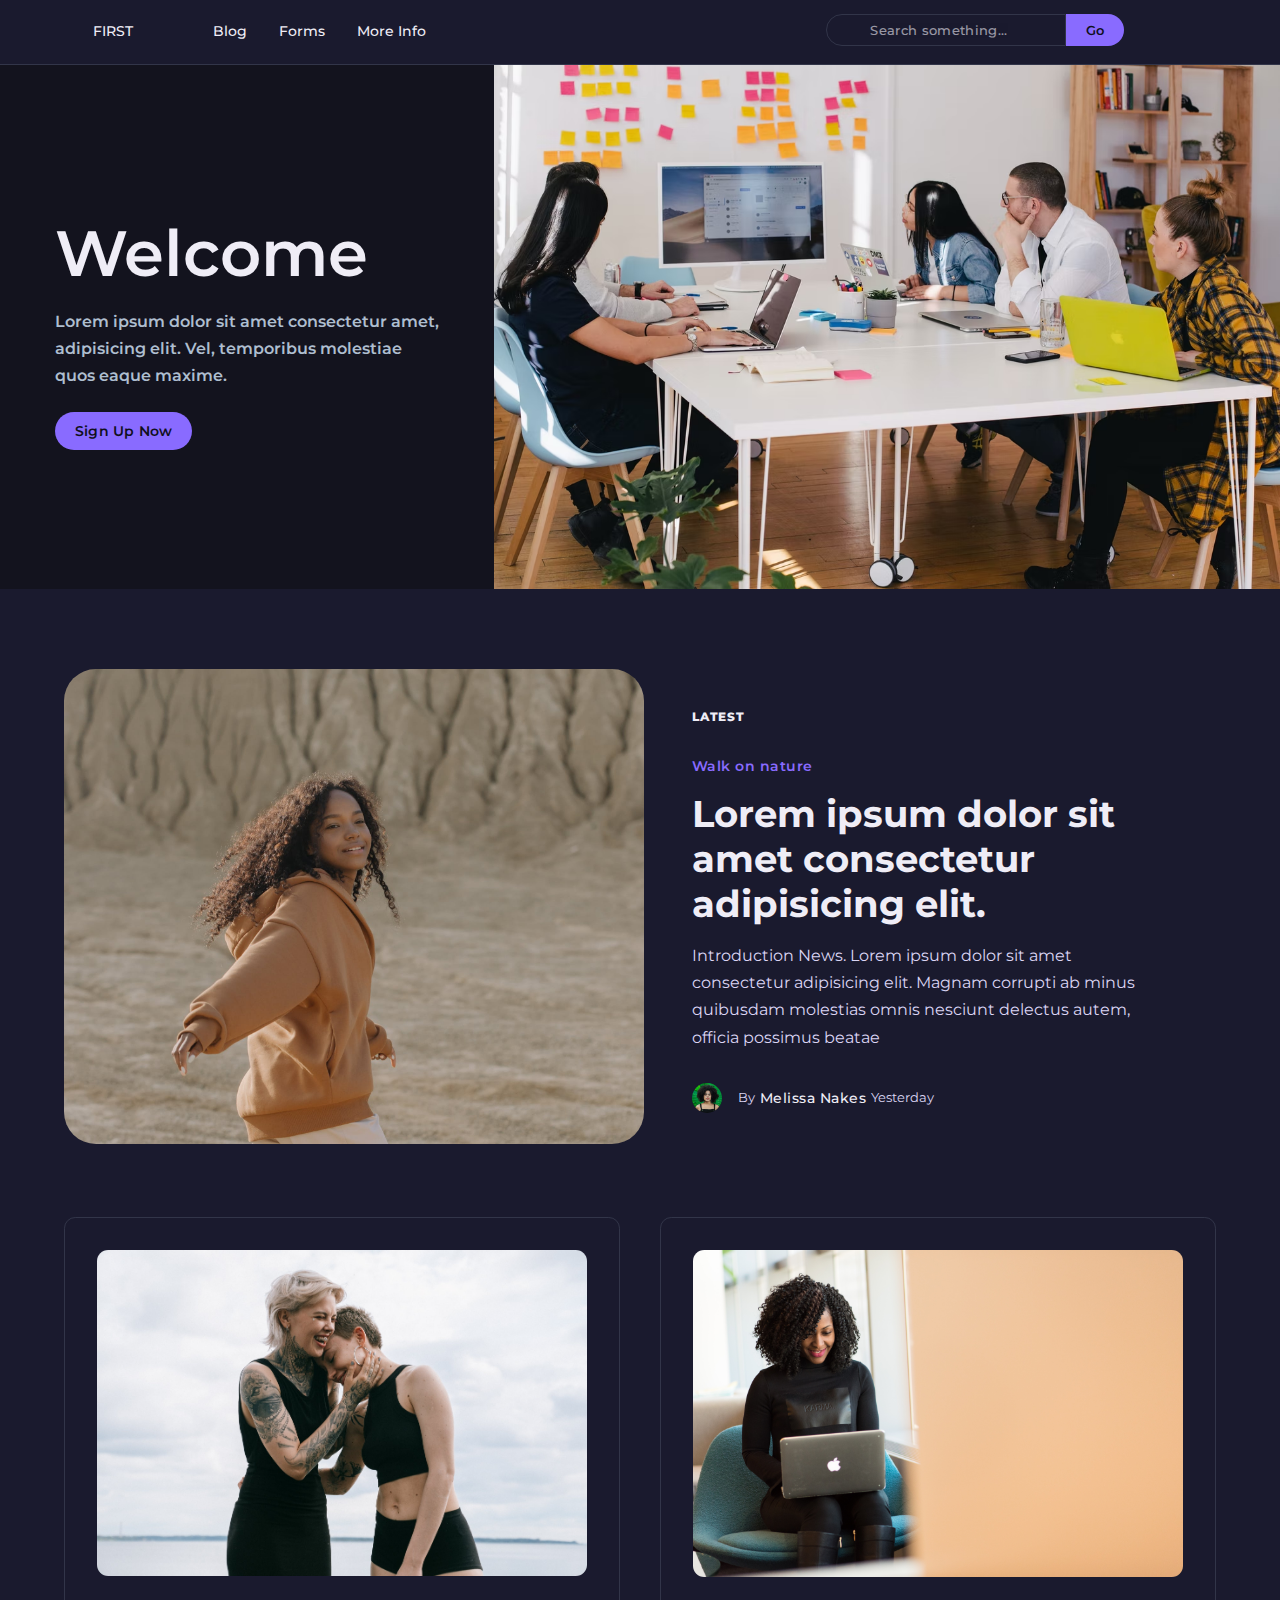
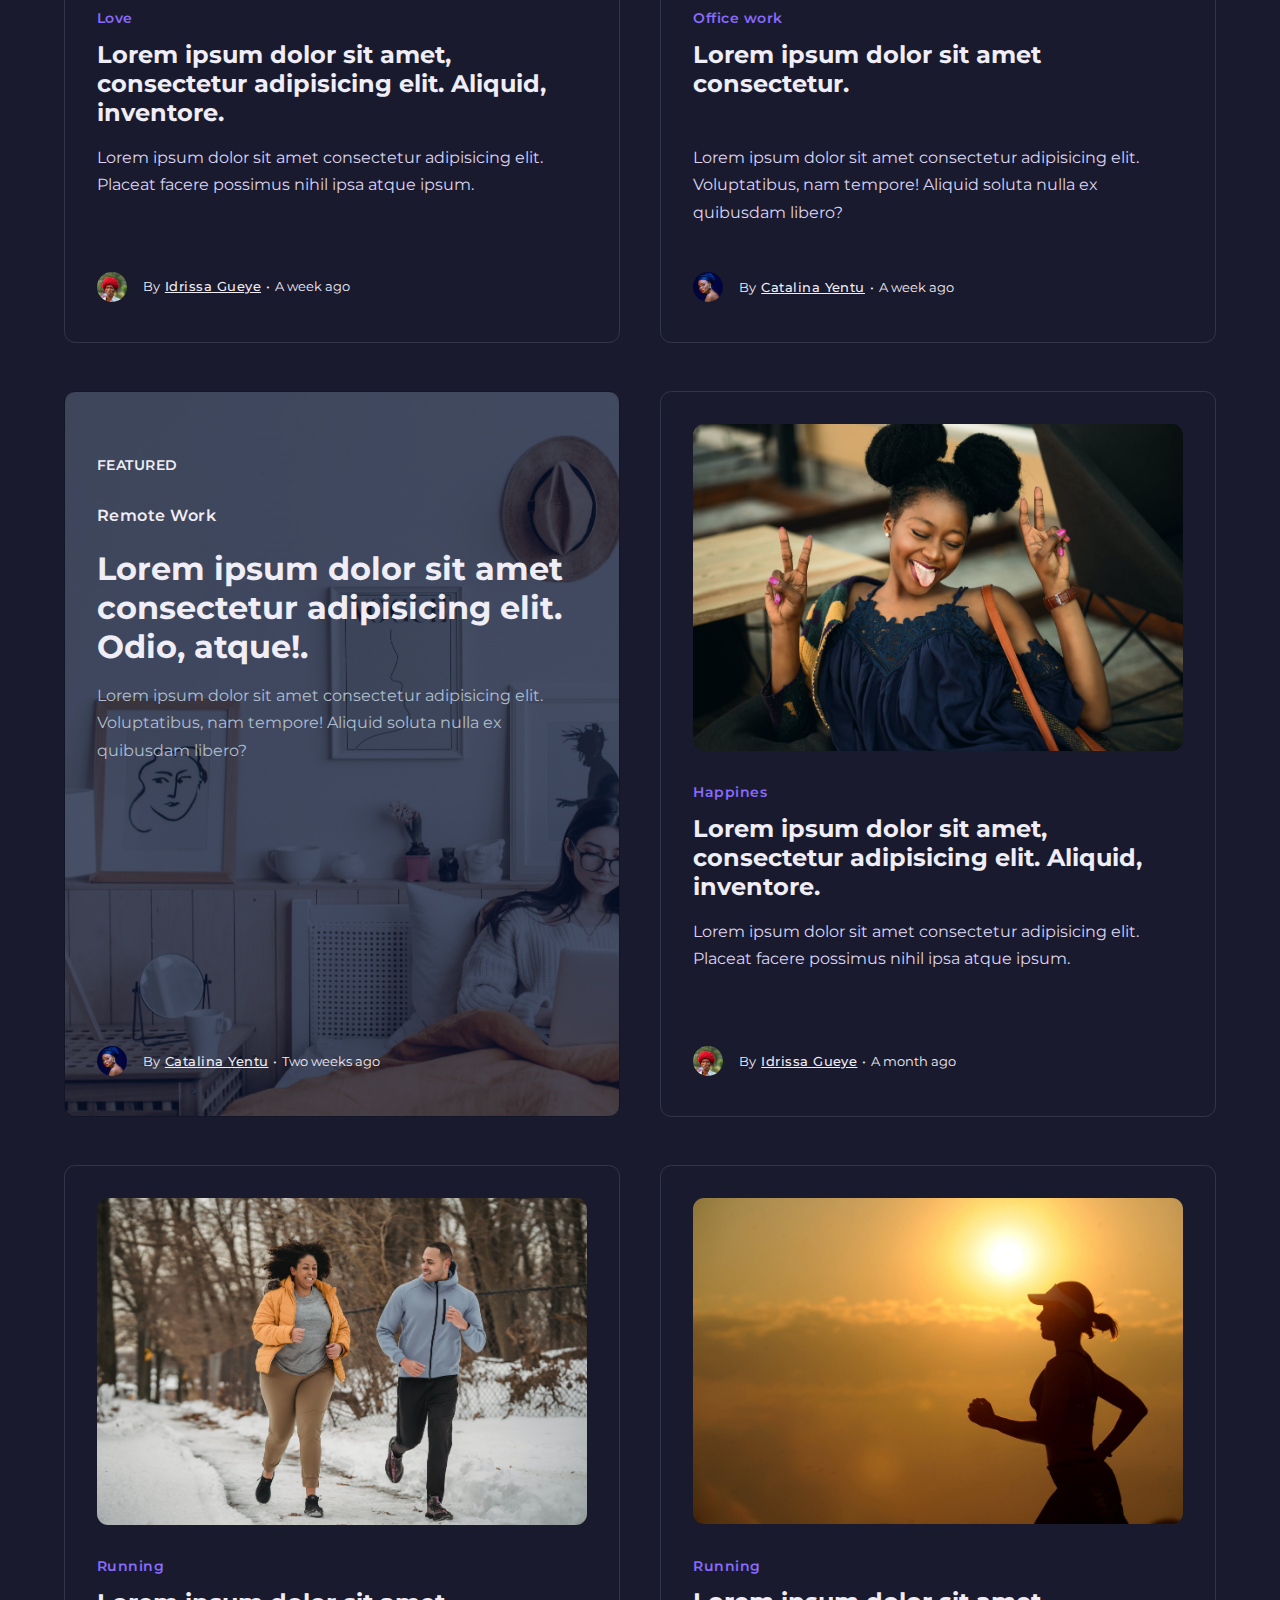
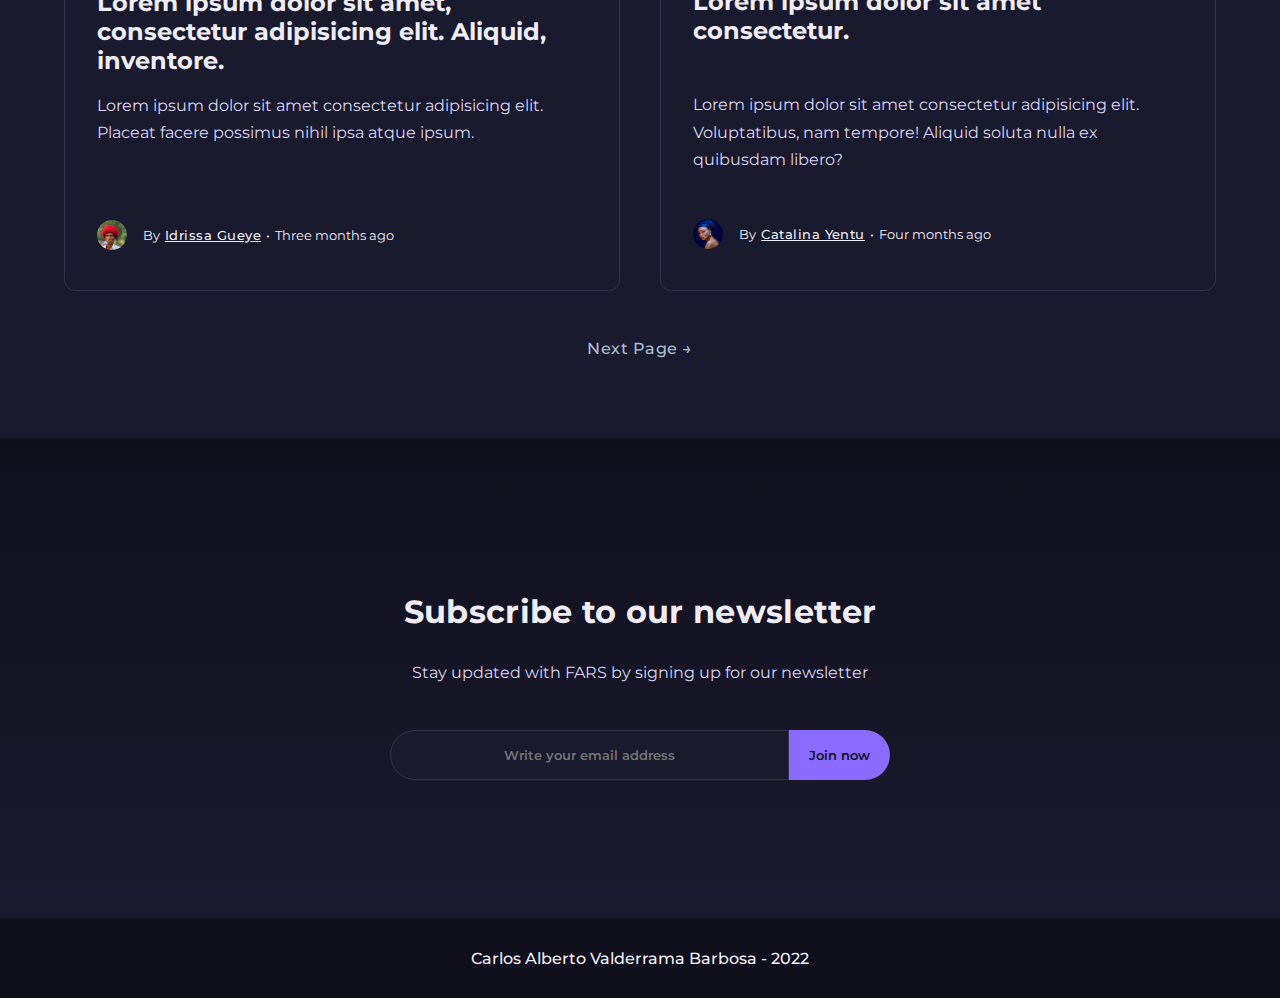
<file: index.html>
<!DOCTYPE html>
<html lang="en">

<head>
    <link rel="stylesheet" href="styles.css">
    <meta charset="UTF-8">
    <meta http-equiv="X-UA-Compatible" content="IE=edge">
    <meta name="viewport" content="width=device-width, initial-scale=1.0">
    <link
        href="https://fonts.googleapis.com/css2?family=Montserrat:ital,wght@0,100;0,200;0,300;0,400;0,500;0,600;0,700;0,800;0,900;1,100;1,200;1,300;1,400;1,500;1,600;1,700;1,800;1,900&display=swap"
        rel="stylesheet">
    <title>Firts</title>
</head>

<!--Start Nav Bar-->

<body>
    <header class="nav-var">
        <ul class="list-nav">
            <li id="logo"><a href="#">FIRST</a></li>
            <li><a href="#">Blog</a></li>
            <li><a href="#">Forms</a></li>
            <li><a href="#">More Info</a></li>
            <form class="form-nav">
                <input type="search" required placeholder="Search something...">
                <button type="submit" value="Ir">Go</button>
            </form>
        </ul>
    </header>

    <!--Start Cover Page-->
    <main>
        <section class="cover-page">
            <!--Text Cover Page-->
            <div class="text-cover-page">
                <article>
                    <h2>Welcome</h2>
                    <p>Lorem ipsum dolor sit amet consectetur amet,
                        adipisicing elit. Vel, temporibus molestiae
                        quos eaque maxime.</p>
                    <a href="#">Sign Up Now</a>
                </article>
            </div>
            <!--IMG Cover Page-->
            <div class="img-cover">
                <img src="Media/1-cover-page.avif"
                    alt="Working on unsplash">
            </div>
        </section>

        <!--Start section NEWS-->
        <section class="news-container">

            <div class="big-news">
                <img src="Media/2-big-new.jpeg"
                    alt="" class="img-big-news">
                <div class="text-big-news">
                    <span>LATEST</span>
                    <a href="#"> Walk on nature</a>
                    <h2>Lorem ipsum dolor sit amet consectetur adipisicing elit.</h2>
                    <p>Introduction News. Lorem ipsum dolor sit amet consectetur adipisicing elit. Magnam corrupti
                        ab minus quibusdam molestias omnis nesciunt delectus autem, officia possimus beatae
                    </p>
                    <div class="writter-info">
                        <img src="Media/Melissa-Nakes.jpeg"
                            alt="Mini-photo-writer">
                        <p>By</p>
                        <a href="#">Melissa Nakes</a>
                        <p>Yesterday</p>
                    </div>
                </div>
            </div>

            <div class="little-news">
                <div class="individual-new">
                    <img class="img-little-news"
                        src="Media/3-little-new-1.jpeg"
                        alt="">
                    <div>
                        <div class="text-little-news">
                            <a href="#">Love</a>
                            <h2>Lorem ipsum dolor sit amet, consectetur adipisicing elit. Aliquid, inventore.</h2>
                            <p>Lorem ipsum dolor sit amet consectetur adipisicing elit. Placeat facere possimus nihil
                                ipsa
                                atque
                                ipsum.</p>
                        </div>
                        <div class="writter-info">
                            <img src="Media/Idrissa-Gueye.jpeg"
                                alt="Mini-photo-writter">
                            <p>By</p>
                            <a href="#">Idrissa Gueye</a>
                            <p><span>•</span> </p>
                            <p>A week ago</p>
                        </div>
                    </div>
                </div>

                <div class="individual-new">
                    <img class="img-little-news"
                        src="Media/4-little-new-2.jpg"
                        alt="">
                    <div>
                        <div class="text-little-news">
                            <a href="#">Office work</a>
                            <h2>Lorem ipsum dolor sit amet consectetur.</h2>
                            <p>Lorem ipsum dolor sit amet consectetur adipisicing elit. Voluptatibus, nam tempore!
                                Aliquid soluta nulla ex quibusdam libero?</p>
                        </div>

                        <div class="writter-info">
                            <img src="Media/Catalina-Yentu.jpeg"
                                alt="Mini-photo-writter">
                            <p>By</p>
                            <a href="#">Catalina Yentu</a>
                            <p><span>•</span> </p>
                            <p>A week ago</p>
                        </div>
                    </div>
                </div>
            </div>

            <div class="little-news">
                <div class="special-new">
                    <div class="text-special-news">
                        <a class="special-category-link" href="#">FEATURED</a>
                        <a href="#">Remote Work</a>
                        <h2>Lorem ipsum dolor sit amet consectetur adipisicing elit. Odio, atque!.</h2>
                        <p>Lorem ipsum dolor sit amet consectetur adipisicing elit. Voluptatibus, nam tempore!
                            Aliquid soluta nulla ex quibusdam libero?</p>
                    </div>
                    <div class="writter-info">
                        <img src="Media/Catalina-Yentu.jpeg"
                            alt="Mini-photo-writter">
                        <p>By</p>
                        <a href="#">Catalina Yentu</a>
                        <p><span>•</span> </p>
                        <p>Two weeks ago</p>
                    </div>
                </div>

                <div class="individual-new">
                    <img class="img-little-news"
                        src="Media/6-little-new-3.jpeg"
                        alt="">
                    <div>
                        <div class="text-little-news">
                            <a href="#">Happines</a>
                            <h2>Lorem ipsum dolor sit amet, consectetur adipisicing elit. Aliquid, inventore.</h2>
                            <p>Lorem ipsum dolor sit amet consectetur adipisicing elit. Placeat facere possimus nihil
                                ipsa
                                atque
                                ipsum.</p>
                        </div>
                        <div class="writter-info">
                            <img src="Media/Idrissa-Gueye.jpeg"
                                alt="Mini-photo-writter">
                            <p>By</p>
                            <a href="#"> Idrissa Gueye</a>
                            <p><span>•</span> </p>
                            <p>A month ago</p>
                        </div>
                    </div>
                </div>
            </div>

            <div class="little-news">
                <div class="individual-new">
                    <img class="img-little-news"
                        src="Media/7-little-new-4.jpeg"
                        alt="">
                    <div>
                        <div class="text-little-news">
                            <a href="#">Running</a>
                            <h2>Lorem ipsum dolor sit amet, consectetur adipisicing elit. Aliquid, inventore.</h2>
                            <p>Lorem ipsum dolor sit amet consectetur adipisicing elit. Placeat facere possimus nihil
                                ipsa
                                atque
                                ipsum.</p>
                        </div>
                        <div class="writter-info">
                            <img src="Media/Idrissa-Gueye.jpeg"
                                alt="Mini-photo-writter">
                            <p>By</p>
                            <a href="#"> Idrissa Gueye</a>
                            <p><span>•</span> </p>
                            <p>Three months ago</p>
                        </div>
                    </div>
                </div>

                <div class="individual-new">
                    <img class="img-little-news"
                        src="Media/8-little-new-5.jpeg"
                        alt="">
                    <div>
                        <div class="text-little-news">
                            <a href="#">Running</a>
                            <h2>Lorem ipsum dolor sit amet consectetur.</h2>
                            <p>Lorem ipsum dolor sit amet consectetur adipisicing elit. Voluptatibus, nam tempore!
                                Aliquid soluta nulla ex quibusdam libero?</p>
                        </div>

                        <div class="writter-info">
                            <img src="Media/Catalina-Yentu.jpeg"
                                alt="Mini-photo-writter">
                            <p>By</p>
                            <a href="#"> Catalina Yentu</a>
                            <p><span>•</span> </p>
                            <p> Four months ago</p>
                        </div>
                    </div>
                </div>
            </div>

            <!--Next pages final section-->
            <div class="next-page">
                <a href="#">Next Page →</a>
            </div>
        </section>


        <!--Section Newsletter Subscribe-->
        <section class="subscribe">
            <h3>Subscribe to our newsletter</h3>
            <p> Stay updated with FARS by signing up for our newsletter </p>
            <div class="subscribe-form">
                <form action="">
                    <input type="email" required placeholder="Write your email address">
                    <button type="submit">Join now</button>
                </form>
            </div>
            </form>
        </section>

        <!--footer Info-->
        <footer>
            <p>Carlos Alberto Valderrama Barbosa - 2022</p>
        </footer>
    </main>

</body>

</html>
</file>
<file: styles.css>
/*Formating Document Style*/
* {
  padding: 0;
  margin: 0;
  border: 0;
  font-family: Montserrat;
}

/*Style of Nav Bar*/
.nav-var {
  background-color: #1a1a2e;
  height: 4rem;
  border-bottom: 0.0625rem solid #323549;
}

.list-nav {
  display: flex;
  align-items: center;
  font-weight: 500;
  justify-content: center;
  padding-top: 0.9rem;
}

#logo {
  text-transform: uppercase;
  padding: 0 5%;
}

.list-nav li {
  list-style: none;
  padding: 0 1rem;
}

.list-nav a {
  text-decoration: none;
  color: #efedf6;
  font-size: 0.9rem;
}

/*Form Nav Search of nav Menu*/
.form-nav {
  padding: 0 10% 0 30%;
  display: flex;
  height: 2rem;
}

.form-nav input {
  border-radius: 1.5625rem 0 0 1.5625rem;
  border: 0.0625rem solid #323549;
  background-color: #1a1a2e;
  text-align: center;
  font-size: 0.8rem;

  color: #efedf6;
  width: 100%;
  font-weight: 600;
  width: 15rem;
}

.form-nav ::placeholder {
  text-align: center;
  color: #efedf6;
  opacity: 60%;
  font-weight: 500;
  letter-spacing: 0.02rem;
}

.form-nav button {
  flex-shrink: 0;
  padding: 0 1.25rem;
  border-radius: 0 1.5625rem 1.5625rem 0;
  color: #10101d;
  border-color: #896bff;
  background-color: #896bff;
  text-align: center;
  font-weight: 600;
}

/*Style of Cover Page*/
.cover-page {
  display: flex;
  min-width: 100%;
  max-height: 100%;
  align-items: center;
  color: #efedf6;
  background-color: #13131e;
}

.text-cover-page {
  display: flex;
  width: 50%;
  padding: 2rem;
  justify-content: center;
}

.text-cover-page h2 {
  width: 24rem;
  font-size: 4rem;
  font-weight: 600;
  padding-bottom: 1rem;
}

.text-cover-page p {
  width: 24rem;
  padding-bottom: 2rem;
  color: #aebecf;
  font-weight: 600;
  line-height: 1.7rem;
}

.text-cover-page a {
  background-color: #896bff;
  border-color: #896bff;
  color: #10101d;
  padding: 10px 20px;
  border-radius: 1.56rem;
  text-decoration: none;
  letter-spacing: 0.0125rem;
  font-size: 0.875rem;
  font-weight: 600;
  width: 100.18rem;
}

/*Image cover*/
.img-cover img {
  display: flex; /*Elimina la barrita abajo de la foto*/
  max-width: 100%;
  object-fit: cover; /*Para no redimencionar la imagen*/
}

/*Start NEWS section*/
.news-container {
  justify-items: center;
  background-color: #1a1a2e;
  padding: 1rem 0 5rem 0;
}

.big-news {
  margin: auto; /*Para centrar contenedores hijos*/
  width: 90%;
  max-width: 75rem;
  display: flex;
  padding: 4rem 0;
}

.img-big-news {
  width: 580px;
  height: 475px;
  object-fit: cover; /*Para no redimencionar la imagen*/
  text-align: center;
  border-radius: 2rem;
}

.text-big-news {
  padding: 0 3rem;
  color: #efedf6;
}

.text-big-news span {
  font-weight: 800;
  letter-spacing: 0.05rem;
  font-size: 0.75rem;
  margin: 2.5rem 0 2rem 0;
  display: block;
}

.text-big-news a {
  color: #896bff;
  font-weight: 600;
  letter-spacing: 0.03rem;
  font-size: 0.9rem;
  text-decoration: none;
}

.text-big-news h2 {
  padding: 1rem 0;
  font-size: 2.3rem;
}

.text-big-news p {
  color: #dad5f3;
  line-height: 1.7;
}

.writter-info {
  display: flex;
  align-items: center;
  margin: 2rem 0 2.5rem 0;
  font-size: 0.8rem;
}
.writter-info img {
  width: 30px;
  border-radius: 180px;
  margin-right: 1rem;
}
.writter-info p {
  padding-right: 0.3rem;
}

.writter-info a {
  padding-right: 0.3rem;
  color: #efedf6;
  font-weight: 500;
  letter-spacing: 0.03rem;
}

/*LITTLE NEWS SECTION*/
.little-news {
  margin: auto; /*Para centrar contenedores hijos*/
  width: 90%;
  max-width: 75rem;
  display: flex;
  justify-content: space-between;
}

.individual-new {
  border: 0.09rem solid #323549;
  border-radius: 0.7rem;
  padding: 2rem 2rem 0 2rem;
  width: 42.5%;
  color: #efedf6;
  margin-bottom: 3rem;
}

.img-little-news {
  width: 100%;
  border-radius: 0.7rem;
  margin-bottom: 1rem;
}

.text-little-news {
  display: flex;
  flex-direction: column;
}

.text-little-news a {
  color: #896bff;
  font-weight: 600;
  letter-spacing: 0.03rem;
  font-size: 0.9rem;
  text-decoration: none;
  padding: 0.8rem 0;
}

.text-little-news h2 {
  padding-bottom: 1rem;
  height: 5.5rem;
}

.text-little-news p {
  color: #dad5f3;
  line-height: 1.7;
  height: 4rem;
  padding-bottom: 2rem;
}

/*Especial New*/
.special-new {
  display: flex;
  flex-direction: column;
  justify-content: space-between;
  border: 0.09rem solid #131629;
  border-radius: 0.7rem;
  padding: 3rem 2rem 0 2rem;
  width: 42.5%;
  color: #efedf6;
  margin-bottom: 3rem;
  background-image: linear-gradient(
      0deg,
      rgba(2, 15, 46, 0.7),
      rgba(2, 15, 46, 0.7)
    ),
    url("Media/5-special-new.jpeg");
  background-size: cover;
}

.text-special-news {
  display: flex;
  flex-direction: column;
}

.special-category-link {
  color: #efedf6;
  font-weight: 800;
  letter-spacing: 0.03rem;
  font-size: 0.9rem;
  text-decoration: none;
  padding: 1rem 0 1rem 0;
}

.text-special-news a {
  color: #efedf6;
  text-decoration: none;
  font-weight: 600;
  letter-spacing: 0.03rem;
  margin-bottom: 1rem;
}

.text-special-news h2 {
  font-size: 2rem;
  padding: 0.5rem 0 1rem 0;
}

.text-special-news p {
  color: #aebecf;
  line-height: 1.7;
  height: 5rem;
  padding-bottom: 2rem;
}

/*Option to view more News*/
.next-page a {
  display: flex;
  justify-content: center;
  text-decoration: none;
  color: #aebecf;
  font-weight: 500;
  letter-spacing: 0.03rem;
}

/*Section Newsletter Subscribe*/
.subscribe {
  background: linear-gradient(180deg, #10101d, #1a1a2e);
  color: #efedf6;
  height: 30rem;
  display: flex;
  flex-direction: column;
  align-items: center;
  justify-content: center;
  text-align: center;
}

.subscribe h3 {
  font-size: 2rem;
  letter-spacing: 0.02rem;
  padding: 1rem 0;
}

.subscribe > p {
  color: #dad5f3;
  padding: 1rem 0;
  margin-bottom: 2rem;
}

.subscribe-form form {
  width: 31.25rem;
  display: flex;
  height: 3.125rem;
  padding: 0 1.25rem;
}

.subscribe-form input {
  border-radius: 1.5625rem 0 0 1.5625rem;
  color: #dbd8e3;
  border: 0.0625rem solid #323549;
  background-color: #1a1a2e;
  text-align: center;
  width: 100%;
  font-weight: 600;
}

.subscribe-form button {
  flex-shrink: 0;
  padding: 0 1.25rem;
  border-radius: 0 1.5625rem 1.5625rem 0;
  color: #10101d;
  border-color: #896bff;
  background-color: #896bff;
  text-align: center;
  font-weight: 600;
}

footer {
  height: 5rem;
  background-color: #10101d;
  color: #efedf6;
  margin: auto;
  justify-content: center;
  align-items: center;
  display: flex;
  font-weight: 500;
}
</file>
